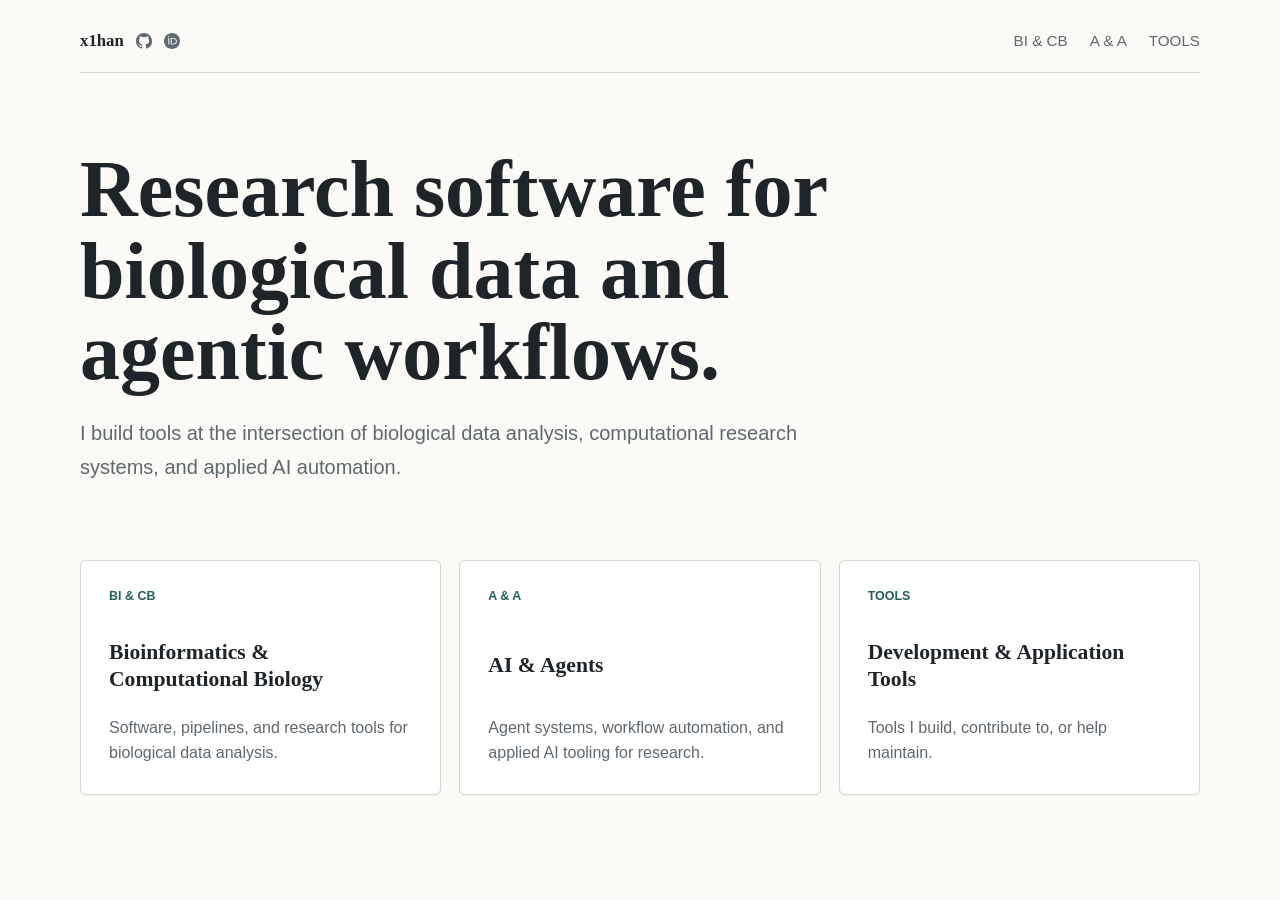
<file: index.html>
<!doctype html>
<html lang="en">
  <head>
    <meta charset="utf-8">
    <meta name="viewport" content="width=device-width, initial-scale=1">
    <link rel="icon" type="image/png" sizes="32x32" href="/favicon32.png">
    <link rel="icon" type="image/png" sizes="16x16" href="/favicon16.png">
    <title>Xi Han x1han | Bioinformatics, Computational Biology, AI Agents</title>
    <meta
      name="description"
      content="Xi Han x1han builds research software for bioinformatics, computational biology, AI agents, and development &amp; application tools."
    >
    <link rel="canonical" href="https://x1han.github.io/">
    <meta property="og:title" content="Xi Han x1han">
    <meta
      property="og:description"
      content="Research software for bioinformatics, computational biology, AI agents, and development &amp; application tools."
    >
    <meta property="og:url" content="https://x1han.github.io/">
    <meta property="og:type" content="website">
    <link rel="stylesheet" href="styles.css">
    <script type="application/ld+json">
      {
        "@context": "https://schema.org",
        "@type": "Person",
        "name": "Xi Han",
        "alternateName": "x1han",
        "url": "https://x1han.github.io/",
        "sameAs": [
          "https://github.com/x1han"
        ],
        "knowsAbout": [
          "Bioinformatics",
          "Computational Biology",
          "AI Agents",
          "Development &amp; Application Tools"
        ]
      }
    </script>
  </head>
  <body>
    <header class="site-header">
      <div class="brand-row">
        <a class="brand" href="index.html" aria-label="x1han home">x1han</a>
        <a class="nav-github" href="https://github.com/x1han" aria-label="GitHub" rel="me noopener">
          <svg viewBox="0 0 16 16" width="16" height="16" aria-hidden="true" focusable="false">
            <path fill="currentColor" d="M8 0C3.58 0 0 3.58 0 8a8 8 0 0 0 5.47 7.59c.4.07.55-.17.55-.38v-1.34c-2.22.48-2.69-1.07-2.69-1.07-.36-.92-.89-1.17-.89-1.17-.73-.5.06-.49.06-.49.81.06 1.23.83 1.23.83.71 1.22 1.87.87 2.33.66.07-.52.28-.87.51-1.07-1.78-.2-3.64-.89-3.64-3.95 0-.87.31-1.59.82-2.15-.08-.2-.36-1.02.08-2.13 0 0 .67-.21 2.2.82a7.7 7.7 0 0 1 4 0c1.53-1.04 2.2-.82 2.2-.82.44 1.11.16 1.93.08 2.13.51.56.82 1.27.82 2.15 0 3.07-1.87 3.75-3.65 3.95.29.25.54.73.54 1.48v2.2c0 .21.15.46.55.38A8 8 0 0 0 16 8c0-4.42-3.58-8-8-8Z"></path>
          </svg>
        </a>
        <a class="nav-github" href="https://orcid.org/0000-0003-2529-0705" aria-label="ORCID" rel="me noopener">
          <svg viewBox="0 0 72 72" width="16" height="16" aria-hidden="true" focusable="false">
            <path fill="currentColor" fill-rule="evenodd" d="M72,36 C72,55.884375 55.884375,72 36,72 C16.115625,72 0,55.884375 0,36 C0,16.115625 16.115625,0 36,0 C55.884375,0 72,16.115625 72,36 Z M 23.906315 52.035433 L 19.564396 52.035433 L 19.564396 22.054663 L 23.906315 22.054663 L 23.906315 52.035433 Z M 30.278223 22.054663 L 42.007044 22.054663 C 53.17198 22.054663 58.077785 29.976752 58.077785 37.059044 C 58.077785 44.757188 52.016014 52.063426 42.063433 52.063426 L 30.278223 52.063426 L 30.278223 22.054663 Z M 34.620143 48.172364 L 41.527742 48.172364 C 51.367546 48.172364 53.623089 40.754153 53.623089 37.059044 C 53.623089 31.040496 49.760472 25.945724 41.302187 25.945724 L 34.620143 25.945724 L 34.620143 48.172364 Z M 24.582978 15.812168 C 24.582978 17.351797 23.314235 18.639486 21.735356 18.639486 C 20.156476 18.639486 18.887733 17.351797 18.887733 15.812168 C 18.887733 14.244546 20.156476 12.98485 21.735356 12.98485 C 23.314235 12.98485 24.582978 14.27254 24.582978 15.812168 Z"></path>
          </svg>
        </a>
      </div>
      <nav class="nav" aria-label="Primary navigation">
        <a href="bicb.html">BI &amp; CB</a>
        <a href="aa.html">A &amp; A</a>
        <a href="tools.html">TOOLS</a>
      </nav>
    </header>

    <main>
      <section class="hero" aria-labelledby="home-title">
        <h1 id="home-title">Research software for biological data and agentic workflows.</h1>
        <p class="lead">
          I build tools at the intersection of biological data analysis,
          computational research systems, and applied AI automation.
        </p>
      </section>

      <section class="section-grid" aria-label="Site sections">
        <a class="feature-link" href="bicb.html">
          <span class="feature-label">BI &amp; CB</span>
          <strong>Bioinformatics &amp; Computational Biology</strong>
          <span>
            Software, pipelines, and research tools for biological data analysis.
          </span>
        </a>

        <a class="feature-link" href="aa.html">
          <span class="feature-label">A &amp; A</span>
          <strong>AI &amp; Agents</strong>
          <span>
            Agent systems, workflow automation, and applied AI tooling for research.
          </span>
        </a>

        <a class="feature-link" href="tools.html">
          <span class="feature-label">TOOLS</span>
          <strong>Development &amp; Application Tools</strong>
          <span>
            Tools I build, contribute to, or help maintain.
          </span>
        </a>
      </section>
    </main>
  </body>
</html>
</file>
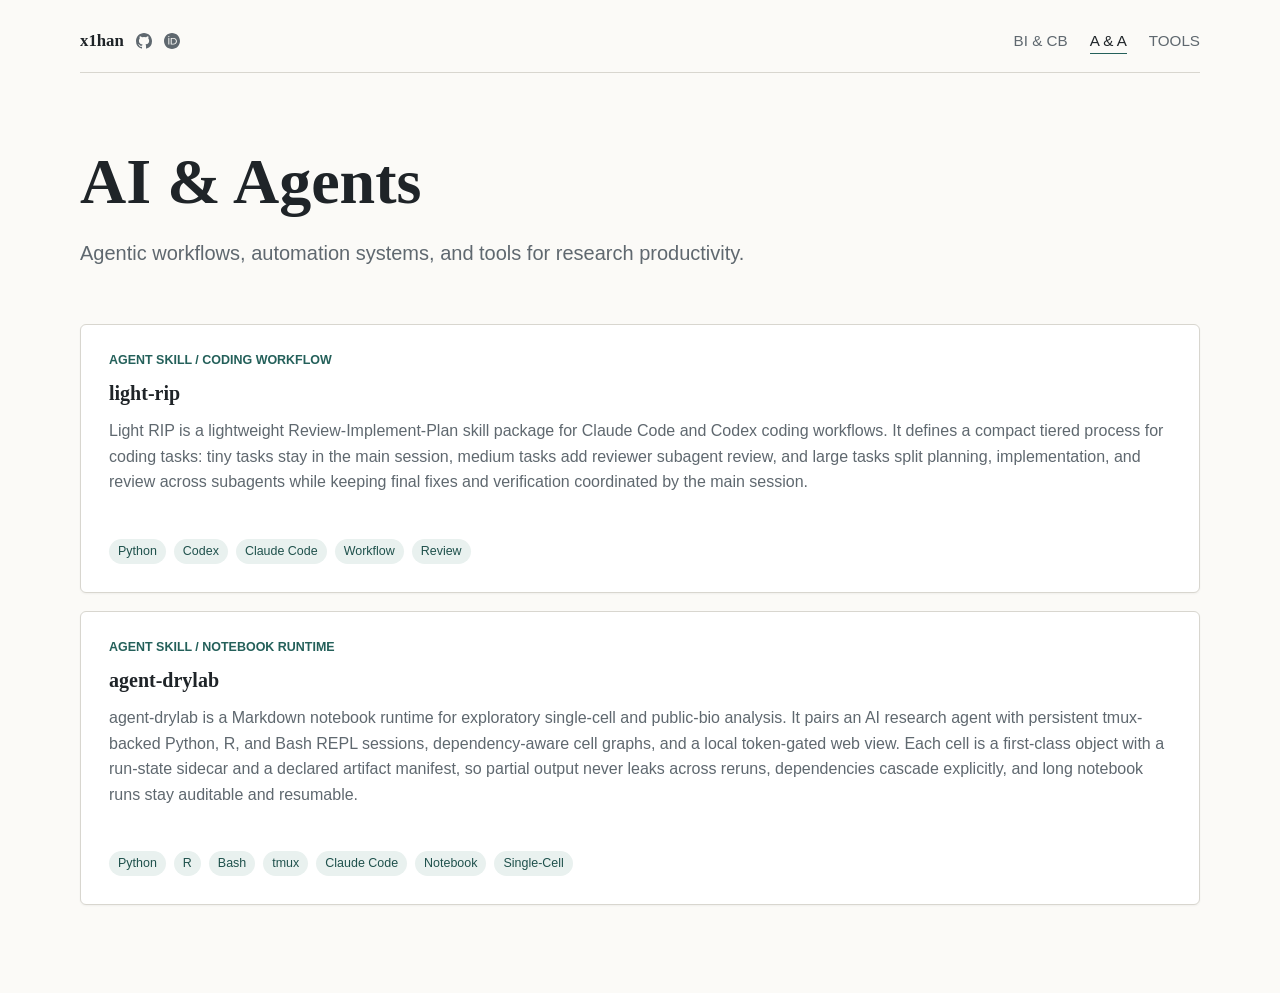
<file: aa.html>
<!doctype html>
<html lang="en">
  <head>
    <meta charset="utf-8">
    <meta name="viewport" content="width=device-width, initial-scale=1">
    <link rel="icon" type="image/png" sizes="32x32" href="/favicon32.png">
    <link rel="icon" type="image/png" sizes="16x16" href="/favicon16.png">
    <title>A &amp; A | x1han</title>
    <meta
      name="description"
      content="AI and agent projects by x1han."
    >
    <link rel="canonical" href="https://x1han.github.io/aa.html">
    <meta property="og:title" content="AI &amp; Agents | x1han">
    <meta
      property="og:description"
      content="AI and agent projects by x1han."
    >
    <meta property="og:url" content="https://x1han.github.io/aa.html">
    <meta property="og:type" content="website">
    <link rel="stylesheet" href="styles.css">
  </head>
  <body>
    <header class="site-header">
      <div class="brand-row">
        <a class="brand" href="index.html" aria-label="x1han home">x1han</a>
        <a class="nav-github" href="https://github.com/x1han" aria-label="GitHub" rel="me noopener">
          <svg viewBox="0 0 16 16" width="16" height="16" aria-hidden="true" focusable="false">
            <path fill="currentColor" d="M8 0C3.58 0 0 3.58 0 8a8 8 0 0 0 5.47 7.59c.4.07.55-.17.55-.38v-1.34c-2.22.48-2.69-1.07-2.69-1.07-.36-.92-.89-1.17-.89-1.17-.73-.5.06-.49.06-.49.81.06 1.23.83 1.23.83.71 1.22 1.87.87 2.33.66.07-.52.28-.87.51-1.07-1.78-.2-3.64-.89-3.64-3.95 0-.87.31-1.59.82-2.15-.08-.2-.36-1.02.08-2.13 0 0 .67-.21 2.2.82a7.7 7.7 0 0 1 4 0c1.53-1.04 2.2-.82 2.2-.82.44 1.11.16 1.93.08 2.13.51.56.82 1.27.82 2.15 0 3.07-1.87 3.75-3.65 3.95.29.25.54.73.54 1.48v2.2c0 .21.15.46.55.38A8 8 0 0 0 16 8c0-4.42-3.58-8-8-8Z"></path>
          </svg>
        </a>
        <a class="nav-github" href="https://orcid.org/0000-0003-2529-0705" aria-label="ORCID" rel="me noopener">
          <svg viewBox="0 0 72 72" width="16" height="16" aria-hidden="true" focusable="false">
            <path fill="currentColor" fill-rule="evenodd" d="M72,36 C72,55.884375 55.884375,72 36,72 C16.115625,72 0,55.884375 0,36 C0,16.115625 16.115625,0 36,0 C55.884375,0 72,16.115625 72,36 Z M 23.906315 52.035433 L 19.564396 52.035433 L 19.564396 22.054663 L 23.906315 22.054663 L 23.906315 52.035433 Z M 30.278223 22.054663 L 42.007044 22.054663 C 53.17198 22.054663 58.077785 29.976752 58.077785 37.059044 C 58.077785 44.757188 52.016014 52.063426 42.063433 52.063426 L 30.278223 52.063426 L 30.278223 22.054663 Z M 34.620143 48.172364 L 41.527742 48.172364 C 51.367546 48.172364 53.623089 40.754153 53.623089 37.059044 C 53.623089 31.040496 49.760472 25.945724 41.302187 25.945724 L 34.620143 25.945724 L 34.620143 48.172364 Z M 24.582978 15.812168 C 24.582978 17.351797 23.314235 18.639486 21.735356 18.639486 C 20.156476 18.639486 18.887733 17.351797 18.887733 15.812168 C 18.887733 14.244546 20.156476 12.98485 21.735356 12.98485 C 23.314235 12.98485 24.582978 14.27254 24.582978 15.812168 Z"></path>
          </svg>
        </a>
      </div>
      <nav class="nav" aria-label="Primary navigation">
        <a href="bicb.html">BI &amp; CB</a>
        <a aria-current="page" href="aa.html">A &amp; A</a>
        <a href="tools.html">TOOLS</a>
      </nav>
    </header>

    <main>
      <section class="page-intro" aria-labelledby="ai-title">
        <h1 id="ai-title">AI &amp; Agents</h1>
        <p class="lead">
          Agentic workflows, automation systems, and tools for research
          productivity.
        </p>
      </section>

      <section class="repo-list" aria-label="AI &amp; Agents repositories">
        <article class="repo-card repo-card-wide">
          <div>
            <p class="repo-kicker">Agent Skill / Coding Workflow</p>
            <h2>
              <a href="https://github.com/x1han/light-rip">light-rip</a>
            </h2>
            <p>
              Light RIP is a lightweight Review-Implement-Plan skill package
              for Claude Code and Codex coding workflows. It defines a compact
              tiered process for coding tasks: tiny tasks stay in the main
              session, medium tasks add reviewer subagent review, and large
              tasks split planning, implementation, and review across
              subagents while keeping final fixes and verification coordinated
              by the main session.
            </p>
          </div>
          <ul class="tag-list" aria-label="Technologies">
            <li>Python</li>
            <li>Codex</li>
            <li>Claude Code</li>
            <li>Workflow</li>
            <li>Review</li>
          </ul>
        </article>

        <article class="repo-card repo-card-wide">
          <div>
            <p class="repo-kicker">Agent Skill / Notebook Runtime</p>
            <h2>
              <a href="https://github.com/x1han/agent-drylab">agent-drylab</a>
            </h2>
            <p>
              agent-drylab is a Markdown notebook runtime for exploratory
              single-cell and public-bio analysis. It pairs an AI research
              agent with persistent tmux-backed Python, R, and Bash REPL
              sessions, dependency-aware cell graphs, and a local token-gated
              web view. Each cell is a first-class object with a run-state
              sidecar and a declared artifact manifest, so partial output
              never leaks across reruns, dependencies cascade explicitly, and
              long notebook runs stay auditable and resumable.
            </p>
          </div>
          <ul class="tag-list" aria-label="Technologies">
            <li>Python</li>
            <li>R</li>
            <li>Bash</li>
            <li>tmux</li>
            <li>Claude Code</li>
            <li>Notebook</li>
            <li>Single-Cell</li>
          </ul>
        </article>
      </section>
    </main>
  </body>
</html>
</file>
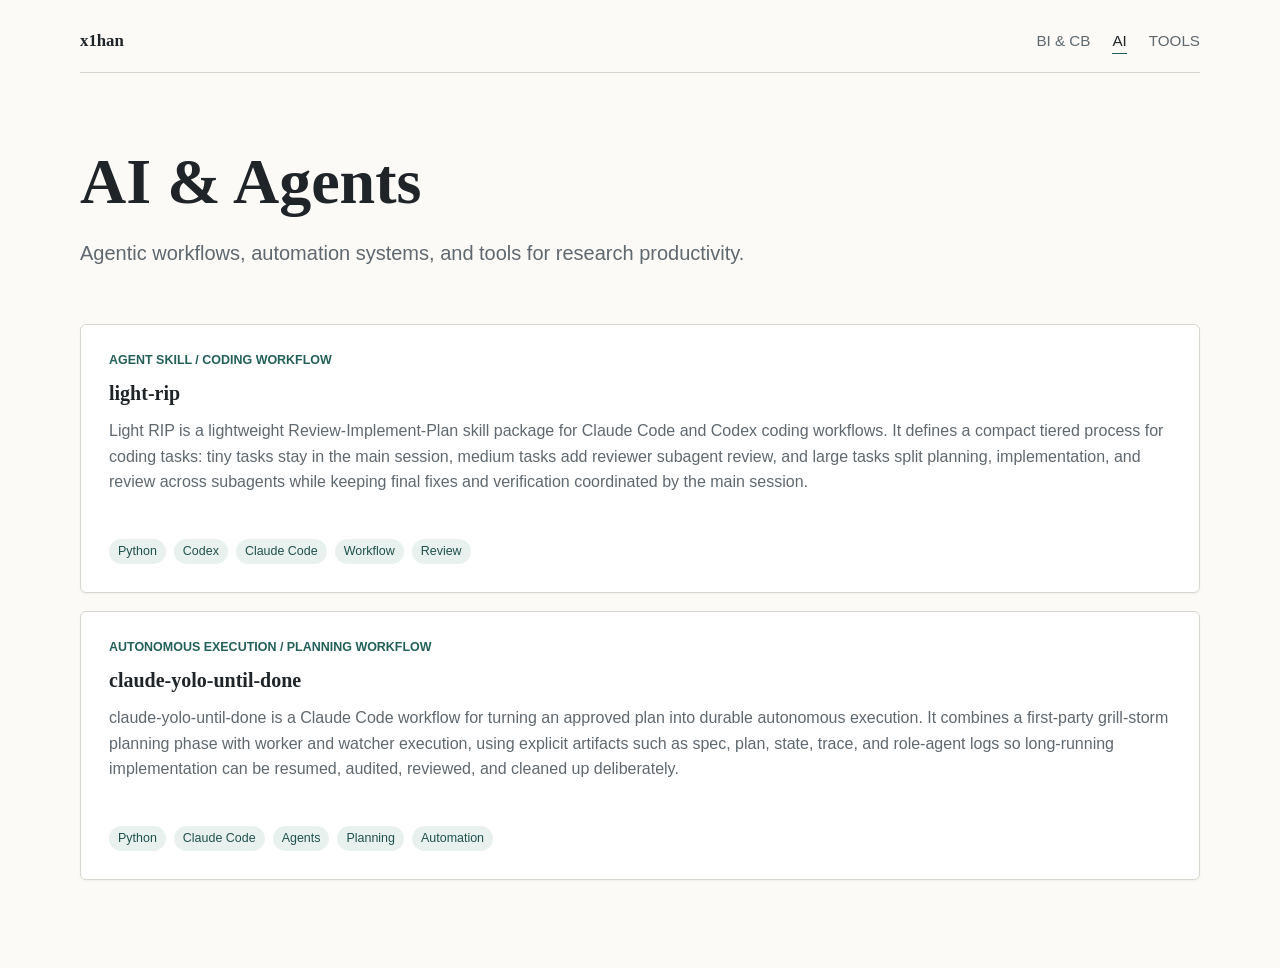
<file: ai.html>
<!doctype html>
<html lang="en">
  <head>
    <meta charset="utf-8">
    <meta name="viewport" content="width=device-width, initial-scale=1">
    <title>AI | x1han</title>
    <meta
      name="description"
      content="AI and agent projects by x1han."
    >
    <link rel="canonical" href="https://x1han.github.io/ai.html">
    <meta property="og:title" content="AI &amp; Agents | x1han">
    <meta
      property="og:description"
      content="AI and agent projects by x1han."
    >
    <meta property="og:url" content="https://x1han.github.io/ai.html">
    <meta property="og:type" content="website">
    <link rel="stylesheet" href="styles.css">
  </head>
  <body>
    <header class="site-header">
      <a class="brand" href="index.html" aria-label="x1han home">x1han</a>
      <nav class="nav" aria-label="Primary navigation">
        <a href="bicb.html">BI &amp; CB</a>
        <a aria-current="page" href="ai.html">AI</a>
        <a href="tools.html">TOOLS</a>
      </nav>
    </header>

    <main>
      <section class="page-intro" aria-labelledby="ai-title">
        <h1 id="ai-title">AI &amp; Agents</h1>
        <p class="lead">
          Agentic workflows, automation systems, and tools for research
          productivity.
        </p>
      </section>

      <section class="repo-list" aria-label="AI repositories">
        <article class="repo-card repo-card-wide">
          <div>
            <p class="repo-kicker">Agent Skill / Coding Workflow</p>
            <h2>
              <a href="https://github.com/x1han/light-rip">light-rip</a>
            </h2>
            <p>
              Light RIP is a lightweight Review-Implement-Plan skill package
              for Claude Code and Codex coding workflows. It defines a compact
              tiered process for coding tasks: tiny tasks stay in the main
              session, medium tasks add reviewer subagent review, and large
              tasks split planning, implementation, and review across
              subagents while keeping final fixes and verification coordinated
              by the main session.
            </p>
          </div>
          <ul class="tag-list" aria-label="Technologies">
            <li>Python</li>
            <li>Codex</li>
            <li>Claude Code</li>
            <li>Workflow</li>
            <li>Review</li>
          </ul>
        </article>

        <article class="repo-card repo-card-wide">
          <div>
            <p class="repo-kicker">Autonomous Execution / Planning Workflow</p>
            <h2>
              <a href="https://github.com/x1han/claude-yolo-until-done">claude-yolo-until-done</a>
            </h2>
            <p>
              claude-yolo-until-done is a Claude Code workflow for turning an
              approved plan into durable autonomous execution. It combines a
              first-party grill-storm planning phase with worker and watcher
              execution, using explicit artifacts such as spec, plan, state,
              trace, and role-agent logs so long-running implementation can be
              resumed, audited, reviewed, and cleaned up deliberately.
            </p>
          </div>
          <ul class="tag-list" aria-label="Technologies">
            <li>Python</li>
            <li>Claude Code</li>
            <li>Agents</li>
            <li>Planning</li>
            <li>Automation</li>
          </ul>
        </article>
      </section>
    </main>
  </body>
</html>
</file>
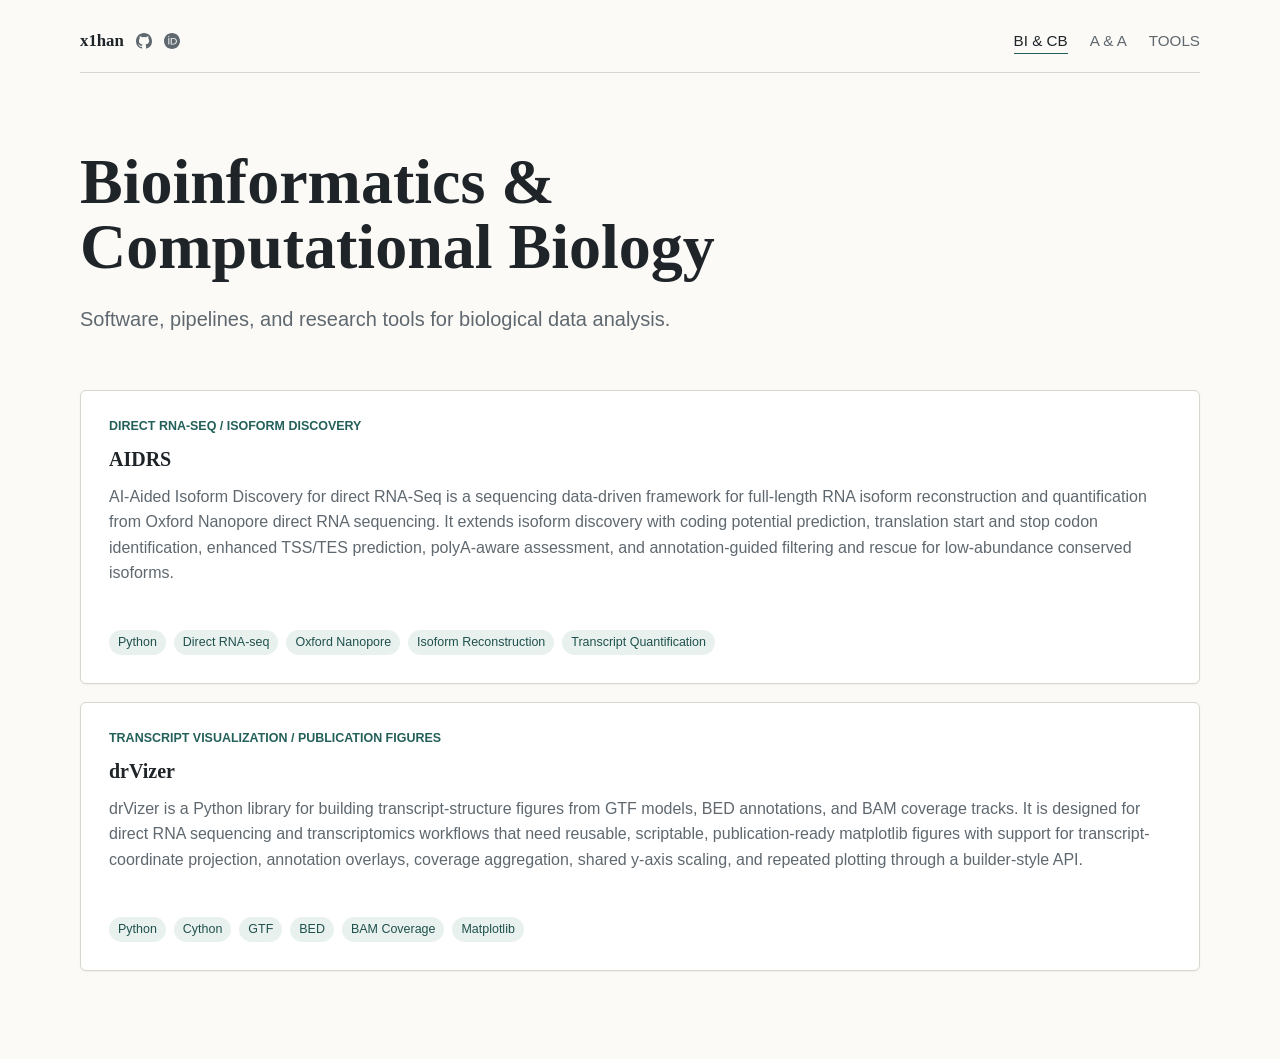
<file: bicb.html>
<!doctype html>
<html lang="en">
  <head>
    <meta charset="utf-8">
    <meta name="viewport" content="width=device-width, initial-scale=1">
    <link rel="icon" type="image/png" sizes="32x32" href="/favicon32.png">
    <link rel="icon" type="image/png" sizes="16x16" href="/favicon16.png">
    <title>BI &amp; CB | x1han</title>
    <meta
      name="description"
      content="Bioinformatics and computational biology software by x1han."
    >
    <link rel="canonical" href="https://x1han.github.io/bicb.html">
    <meta property="og:title" content="BI &amp; CB | x1han">
    <meta
      property="og:description"
      content="Bioinformatics and computational biology software by x1han."
    >
    <meta property="og:url" content="https://x1han.github.io/bicb.html">
    <meta property="og:type" content="website">
    <link rel="stylesheet" href="styles.css">
  </head>
  <body>
    <header class="site-header">
      <div class="brand-row">
        <a class="brand" href="index.html" aria-label="x1han home">x1han</a>
        <a class="nav-github" href="https://github.com/x1han" aria-label="GitHub" rel="me noopener">
          <svg viewBox="0 0 16 16" width="16" height="16" aria-hidden="true" focusable="false">
            <path fill="currentColor" d="M8 0C3.58 0 0 3.58 0 8a8 8 0 0 0 5.47 7.59c.4.07.55-.17.55-.38v-1.34c-2.22.48-2.69-1.07-2.69-1.07-.36-.92-.89-1.17-.89-1.17-.73-.5.06-.49.06-.49.81.06 1.23.83 1.23.83.71 1.22 1.87.87 2.33.66.07-.52.28-.87.51-1.07-1.78-.2-3.64-.89-3.64-3.95 0-.87.31-1.59.82-2.15-.08-.2-.36-1.02.08-2.13 0 0 .67-.21 2.2.82a7.7 7.7 0 0 1 4 0c1.53-1.04 2.2-.82 2.2-.82.44 1.11.16 1.93.08 2.13.51.56.82 1.27.82 2.15 0 3.07-1.87 3.75-3.65 3.95.29.25.54.73.54 1.48v2.2c0 .21.15.46.55.38A8 8 0 0 0 16 8c0-4.42-3.58-8-8-8Z"></path>
          </svg>
        </a>
        <a class="nav-github" href="https://orcid.org/0000-0003-2529-0705" aria-label="ORCID" rel="me noopener">
          <svg viewBox="0 0 72 72" width="16" height="16" aria-hidden="true" focusable="false">
            <path fill="currentColor" fill-rule="evenodd" d="M72,36 C72,55.884375 55.884375,72 36,72 C16.115625,72 0,55.884375 0,36 C0,16.115625 16.115625,0 36,0 C55.884375,0 72,16.115625 72,36 Z M 23.906315 52.035433 L 19.564396 52.035433 L 19.564396 22.054663 L 23.906315 22.054663 L 23.906315 52.035433 Z M 30.278223 22.054663 L 42.007044 22.054663 C 53.17198 22.054663 58.077785 29.976752 58.077785 37.059044 C 58.077785 44.757188 52.016014 52.063426 42.063433 52.063426 L 30.278223 52.063426 L 30.278223 22.054663 Z M 34.620143 48.172364 L 41.527742 48.172364 C 51.367546 48.172364 53.623089 40.754153 53.623089 37.059044 C 53.623089 31.040496 49.760472 25.945724 41.302187 25.945724 L 34.620143 25.945724 L 34.620143 48.172364 Z M 24.582978 15.812168 C 24.582978 17.351797 23.314235 18.639486 21.735356 18.639486 C 20.156476 18.639486 18.887733 17.351797 18.887733 15.812168 C 18.887733 14.244546 20.156476 12.98485 21.735356 12.98485 C 23.314235 12.98485 24.582978 14.27254 24.582978 15.812168 Z"></path>
          </svg>
        </a>
      </div>
      <nav class="nav" aria-label="Primary navigation">
        <a aria-current="page" href="bicb.html">BI &amp; CB</a>
        <a href="aa.html">A &amp; A</a>
        <a href="tools.html">TOOLS</a>
      </nav>
    </header>

    <main>
      <section class="page-intro" aria-labelledby="bicb-title">
        <h1 id="bicb-title">Bioinformatics &amp; Computational Biology</h1>
        <p class="lead">
          Software, pipelines, and research tools for biological data analysis.
        </p>
      </section>

      <section class="repo-list" aria-label="Bioinformatics and computational biology repositories">
        <article class="repo-card repo-card-wide">
          <div>
            <p class="repo-kicker">Direct RNA-seq / Isoform Discovery</p>
            <h2>
              <a href="https://github.com/x1han/AIDRS">AIDRS</a>
            </h2>
            <p>
              AI-Aided Isoform Discovery for direct RNA-Seq is a sequencing
              data-driven framework for full-length RNA isoform reconstruction
              and quantification from Oxford Nanopore direct RNA sequencing.
              It extends isoform discovery with coding potential prediction,
              translation start and stop codon identification, enhanced
              TSS/TES prediction, polyA-aware assessment, and annotation-guided
              filtering and rescue for low-abundance conserved isoforms.
            </p>
          </div>
          <ul class="tag-list" aria-label="Technologies">
            <li>Python</li>
            <li>Direct RNA-seq</li>
            <li>Oxford Nanopore</li>
            <li>Isoform Reconstruction</li>
            <li>Transcript Quantification</li>
          </ul>
        </article>

        <article class="repo-card repo-card-wide">
          <div>
            <p class="repo-kicker">Transcript Visualization / Publication Figures</p>
            <h2>
              <a href="https://github.com/x1han/drVizer">drVizer</a>
            </h2>
            <p>
              drVizer is a Python library for building transcript-structure
              figures from GTF models, BED annotations, and BAM coverage tracks.
              It is designed for direct RNA sequencing and transcriptomics
              workflows that need reusable, scriptable, publication-ready
              matplotlib figures with support for transcript-coordinate
              projection, annotation overlays, coverage aggregation, shared
              y-axis scaling, and repeated plotting through a builder-style API.
            </p>
          </div>
          <ul class="tag-list" aria-label="Technologies">
            <li>Python</li>
            <li>Cython</li>
            <li>GTF</li>
            <li>BED</li>
            <li>BAM Coverage</li>
            <li>Matplotlib</li>
          </ul>
        </article>
      </section>
    </main>
  </body>
</html>
</file>
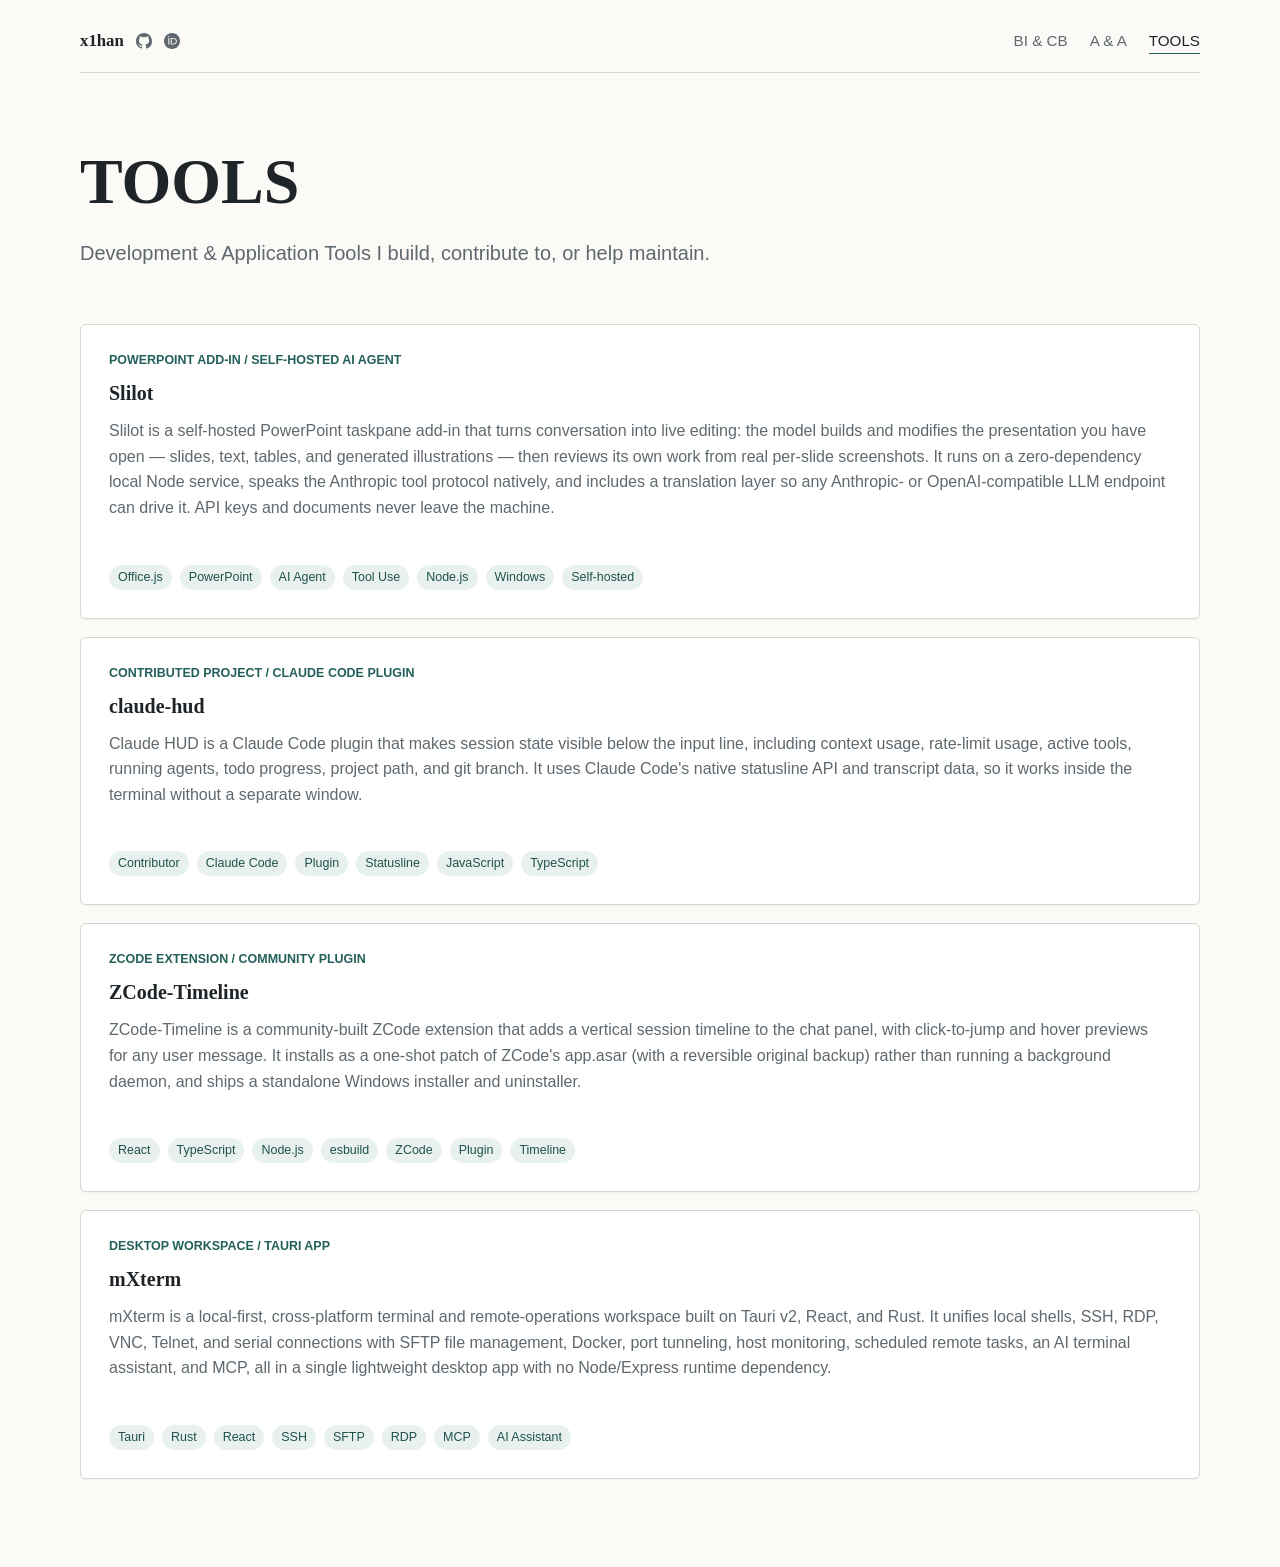
<file: tools.html>
<!doctype html>
<html lang="en">
  <head>
    <meta charset="utf-8">
    <meta name="viewport" content="width=device-width, initial-scale=1">
    <link rel="icon" type="image/png" sizes="32x32" href="/favicon32.png">
    <link rel="icon" type="image/png" sizes="16x16" href="/favicon16.png">
    <title>Tools | x1han</title>
    <meta
      name="description"
      content="Development &amp; Application Tools built, contributed to, or maintained by x1han."
    >
    <link rel="canonical" href="https://x1han.github.io/tools.html">
    <meta property="og:title" content="TOOLS | x1han">
    <meta
      property="og:description"
      content="Development &amp; Application Tools built, contributed to, or maintained by x1han."
    >
    <meta property="og:url" content="https://x1han.github.io/tools.html">
    <meta property="og:type" content="website">
    <link rel="stylesheet" href="styles.css">
  </head>
  <body>
    <header class="site-header">
      <div class="brand-row">
        <a class="brand" href="index.html" aria-label="x1han home">x1han</a>
        <a class="nav-github" href="https://github.com/x1han" aria-label="GitHub" rel="me noopener">
          <svg viewBox="0 0 16 16" width="16" height="16" aria-hidden="true" focusable="false">
            <path fill="currentColor" d="M8 0C3.58 0 0 3.58 0 8a8 8 0 0 0 5.47 7.59c.4.07.55-.17.55-.38v-1.34c-2.22.48-2.69-1.07-2.69-1.07-.36-.92-.89-1.17-.89-1.17-.73-.5.06-.49.06-.49.81.06 1.23.83 1.23.83.71 1.22 1.87.87 2.33.66.07-.52.28-.87.51-1.07-1.78-.2-3.64-.89-3.64-3.95 0-.87.31-1.59.82-2.15-.08-.2-.36-1.02.08-2.13 0 0 .67-.21 2.2.82a7.7 7.7 0 0 1 4 0c1.53-1.04 2.2-.82 2.2-.82.44 1.11.16 1.93.08 2.13.51.56.82 1.27.82 2.15 0 3.07-1.87 3.75-3.65 3.95.29.25.54.73.54 1.48v2.2c0 .21.15.46.55.38A8 8 0 0 0 16 8c0-4.42-3.58-8-8-8Z"></path>
          </svg>
        </a>
        <a class="nav-github" href="https://orcid.org/0000-0003-2529-0705" aria-label="ORCID" rel="me noopener">
          <svg viewBox="0 0 72 72" width="16" height="16" aria-hidden="true" focusable="false">
            <path fill="currentColor" fill-rule="evenodd" d="M72,36 C72,55.884375 55.884375,72 36,72 C16.115625,72 0,55.884375 0,36 C0,16.115625 16.115625,0 36,0 C55.884375,0 72,16.115625 72,36 Z M 23.906315 52.035433 L 19.564396 52.035433 L 19.564396 22.054663 L 23.906315 22.054663 L 23.906315 52.035433 Z M 30.278223 22.054663 L 42.007044 22.054663 C 53.17198 22.054663 58.077785 29.976752 58.077785 37.059044 C 58.077785 44.757188 52.016014 52.063426 42.063433 52.063426 L 30.278223 52.063426 L 30.278223 22.054663 Z M 34.620143 48.172364 L 41.527742 48.172364 C 51.367546 48.172364 53.623089 40.754153 53.623089 37.059044 C 53.623089 31.040496 49.760472 25.945724 41.302187 25.945724 L 34.620143 25.945724 L 34.620143 48.172364 Z M 24.582978 15.812168 C 24.582978 17.351797 23.314235 18.639486 21.735356 18.639486 C 20.156476 18.639486 18.887733 17.351797 18.887733 15.812168 C 18.887733 14.244546 20.156476 12.98485 21.735356 12.98485 C 23.314235 12.98485 24.582978 14.27254 24.582978 15.812168 Z"></path>
          </svg>
        </a>
      </div>
      <nav class="nav" aria-label="Primary navigation">
        <a href="bicb.html">BI &amp; CB</a>
        <a href="aa.html">A &amp; A</a>
        <a aria-current="page" href="tools.html">TOOLS</a>
      </nav>
    </header>

    <main>
      <section class="page-intro" aria-labelledby="tools-title">
        <h1 id="tools-title">TOOLS</h1>
        <p class="lead">
          Development &amp; Application Tools I build, contribute to, or help maintain.
        </p>
      </section>

      <section class="repo-list" aria-label="Development &amp; Application Tools">
        <article class="repo-card repo-card-wide">
          <div>
            <p class="repo-kicker">PowerPoint Add-in / Self-hosted AI Agent</p>
            <h2>
              <a href="https://github.com/x1han/slilot">Slilot</a>
            </h2>
            <p>
              Slilot is a self-hosted PowerPoint taskpane add-in that turns
              conversation into live editing: the model builds and modifies the
              presentation you have open — slides, text, tables, and generated
              illustrations — then reviews its own work from real per-slide
              screenshots. It runs on a zero-dependency local Node service,
              speaks the Anthropic tool protocol natively, and includes a
              translation layer so any Anthropic- or OpenAI-compatible LLM
              endpoint can drive it. API keys and documents never leave the
              machine.
            </p>
          </div>
          <ul class="tag-list" aria-label="Technologies">
            <li>Office.js</li>
            <li>PowerPoint</li>
            <li>AI Agent</li>
            <li>Tool Use</li>
            <li>Node.js</li>
            <li>Windows</li>
            <li>Self-hosted</li>
          </ul>
        </article>

        <article class="repo-card repo-card-wide">
          <div>
            <p class="repo-kicker">Contributed Project / Claude Code Plugin</p>
            <h2>
              <a href="https://github.com/jarrodwatts/claude-hud">claude-hud</a>
            </h2>
            <p>
              Claude HUD is a Claude Code plugin that makes session state
              visible below the input line, including context usage, rate-limit
              usage, active tools, running agents, todo progress, project path,
              and git branch. It uses Claude Code's native statusline API and
              transcript data, so it works inside the terminal without a
              separate window.
            </p>
          </div>
          <ul class="tag-list" aria-label="Technologies">
            <li>Contributor</li>
            <li>Claude Code</li>
            <li>Plugin</li>
            <li>Statusline</li>
            <li>JavaScript</li>
            <li>TypeScript</li>
          </ul>
        </article>

        <article class="repo-card repo-card-wide">
          <div>
            <p class="repo-kicker">ZCode Extension / Community Plugin</p>
            <h2>
              <a href="https://github.com/x1han/ZCode-Timeline">ZCode-Timeline</a>
            </h2>
            <p>
              ZCode-Timeline is a community-built ZCode extension that adds
              a vertical session timeline to the chat panel, with click-to-jump
              and hover previews for any user message. It installs as a one-shot
              patch of ZCode's app.asar (with a reversible original backup)
              rather than running a background daemon, and ships a standalone
              Windows installer and uninstaller.
            </p>
          </div>
          <ul class="tag-list" aria-label="Technologies">
            <li>React</li>
            <li>TypeScript</li>
            <li>Node.js</li>
            <li>esbuild</li>
            <li>ZCode</li>
            <li>Plugin</li>
            <li>Timeline</li>
          </ul>
        </article>

        <article class="repo-card repo-card-wide">
          <div>
            <p class="repo-kicker">Desktop Workspace / Tauri App</p>
            <h2>
              <a href="https://github.com/syscryer/mxterm">mXterm</a>
            </h2>
            <p>
              mXterm is a local-first, cross-platform terminal and
              remote-operations workspace built on Tauri v2, React, and Rust.
              It unifies local shells, SSH, RDP, VNC, Telnet, and serial
              connections with SFTP file management, Docker, port tunneling,
              host monitoring, scheduled remote tasks, an AI terminal
              assistant, and MCP, all in a single lightweight desktop app
              with no Node/Express runtime dependency.
            </p>
          </div>
          <ul class="tag-list" aria-label="Technologies">
            <li>Tauri</li>
            <li>Rust</li>
            <li>React</li>
            <li>SSH</li>
            <li>SFTP</li>
            <li>RDP</li>
            <li>MCP</li>
            <li>AI Assistant</li>
          </ul>
        </article>
      </section>
    </main>
  </body>
</html>
</file>
<file: styles.css>
:root {
  --bg: #fbfaf7;
  --text: #1f2428;
  --muted: #5f686f;
  --line: #d8d6cf;
  --panel: #ffffff;
  --accent: #24605a;
  --accent-soft: #e9f1ef;
  --shadow: 0 1px 2px rgba(31, 36, 40, 0.05);
  color-scheme: light;
  font-family:
    ui-serif, Georgia, Cambria, "Times New Roman", Times, serif;
}

* {
  box-sizing: border-box;
}

body {
  margin: 0;
  min-height: 100vh;
  background: var(--bg);
  color: var(--text);
}

a {
  color: inherit;
  text-decoration: none;
}

.site-header {
  width: min(1120px, calc(100% - 40px));
  margin: 0 auto;
  padding: 28px 0 18px;
  display: flex;
  align-items: center;
  justify-content: space-between;
  gap: 24px;
  border-bottom: 1px solid var(--line);
}

.brand {
  font-size: 1.05rem;
  font-weight: 700;
  letter-spacing: 0;
}

.brand-row {
  display: inline-flex;
  align-items: center;
  gap: 12px;
}

.nav {
  display: flex;
  align-items: center;
  gap: 22px;
  margin-left: auto;
  font-family:
    -apple-system, BlinkMacSystemFont, "Segoe UI", sans-serif;
  font-size: 0.95rem;
  color: var(--muted);
}

.nav a {
  padding: 4px 0;
  border-bottom: 1px solid transparent;
}

.nav a:hover,
.nav a[aria-current="page"] {
  color: var(--text);
  border-color: var(--accent);
}

.nav-github {
  display: inline-flex;
  align-items: center;
  color: var(--muted);
  border-bottom: 0;
  padding: 4px 0;
}

.nav-github svg {
  display: block;
}

.nav-github:hover {
  color: var(--text);
  border-bottom: 0;
}

main {
  width: min(1120px, calc(100% - 40px));
  margin: 0 auto;
  padding: 76px 0 88px;
}

.hero,
.page-intro {
  max-width: 820px;
}

.eyebrow,
.repo-kicker,
.feature-label {
  margin: 0 0 14px;
  color: var(--accent);
  font-family:
    -apple-system, BlinkMacSystemFont, "Segoe UI", sans-serif;
  font-size: 0.78rem;
  font-weight: 700;
  letter-spacing: 0;
  text-transform: uppercase;
}

h1,
h2,
p {
  margin-top: 0;
}

h1 {
  margin-bottom: 22px;
  max-width: 880px;
  font-size: clamp(2.35rem, 7vw, 5rem);
  line-height: 1.02;
  font-weight: 700;
}

.page-intro h1 {
  font-size: clamp(2.1rem, 5vw, 4rem);
}

.lead {
  max-width: 720px;
  color: var(--muted);
  font-family:
    -apple-system, BlinkMacSystemFont, "Segoe UI", sans-serif;
  font-size: clamp(1.05rem, 2vw, 1.25rem);
  line-height: 1.7;
}

.section-grid {
  margin-top: 76px;
  display: grid;
  grid-template-columns: repeat(3, minmax(0, 1fr));
  gap: 18px;
}

.feature-link,
.repo-card {
  background: var(--panel);
  border: 1px solid var(--line);
  border-radius: 6px;
  box-shadow: var(--shadow);
}

.feature-link {
  min-height: 220px;
  padding: 28px;
  display: flex;
  flex-direction: column;
  justify-content: space-between;
  gap: 22px;
}

.feature-link strong {
  display: block;
  font-size: 1.35rem;
  line-height: 1.25;
}

.feature-link span:last-child {
  color: var(--muted);
  font-family:
    -apple-system, BlinkMacSystemFont, "Segoe UI", sans-serif;
  line-height: 1.6;
}

.feature-link:hover {
  border-color: var(--accent);
}

.repo-grid {
  margin-top: 54px;
  display: grid;
  grid-template-columns: repeat(3, minmax(0, 1fr));
  gap: 18px;
}

.repo-list {
  margin-top: 54px;
  display: grid;
  grid-template-columns: 1fr;
  gap: 18px;
}

.repo-card {
  min-height: 270px;
  padding: 24px;
  display: flex;
  flex-direction: column;
  justify-content: space-between;
  gap: 28px;
}

.repo-card-wide {
  min-height: 0;
  padding: 28px;
}

.repo-card h2 {
  margin-bottom: 12px;
  font-size: 1.25rem;
  line-height: 1.25;
}

.repo-card h2 a {
  border-bottom: 1px solid transparent;
}

.repo-card h2 a:hover {
  border-color: var(--accent);
}

.repo-card p:not(.repo-kicker) {
  color: var(--muted);
  font-family:
    -apple-system, BlinkMacSystemFont, "Segoe UI", sans-serif;
  line-height: 1.6;
}

.tag-list {
  list-style: none;
  margin: 0;
  padding: 0;
  display: flex;
  flex-wrap: wrap;
  gap: 8px;
}

.tag-list li {
  padding: 5px 9px;
  border-radius: 999px;
  background: var(--accent-soft);
  color: #1f514c;
  font-family:
    -apple-system, BlinkMacSystemFont, "Segoe UI", sans-serif;
  font-size: 0.78rem;
  line-height: 1.2;
}

@media (max-width: 760px) {
  .site-header {
    width: min(100% - 28px, 1120px);
    padding-top: 20px;
  }

  main {
    width: min(100% - 28px, 1120px);
    padding: 54px 0 64px;
  }

  .section-grid,
  .repo-grid {
    grid-template-columns: 1fr;
  }

  .section-grid {
    margin-top: 48px;
  }

  .repo-grid,
  .repo-list {
    margin-top: 40px;
  }
}
</file>
